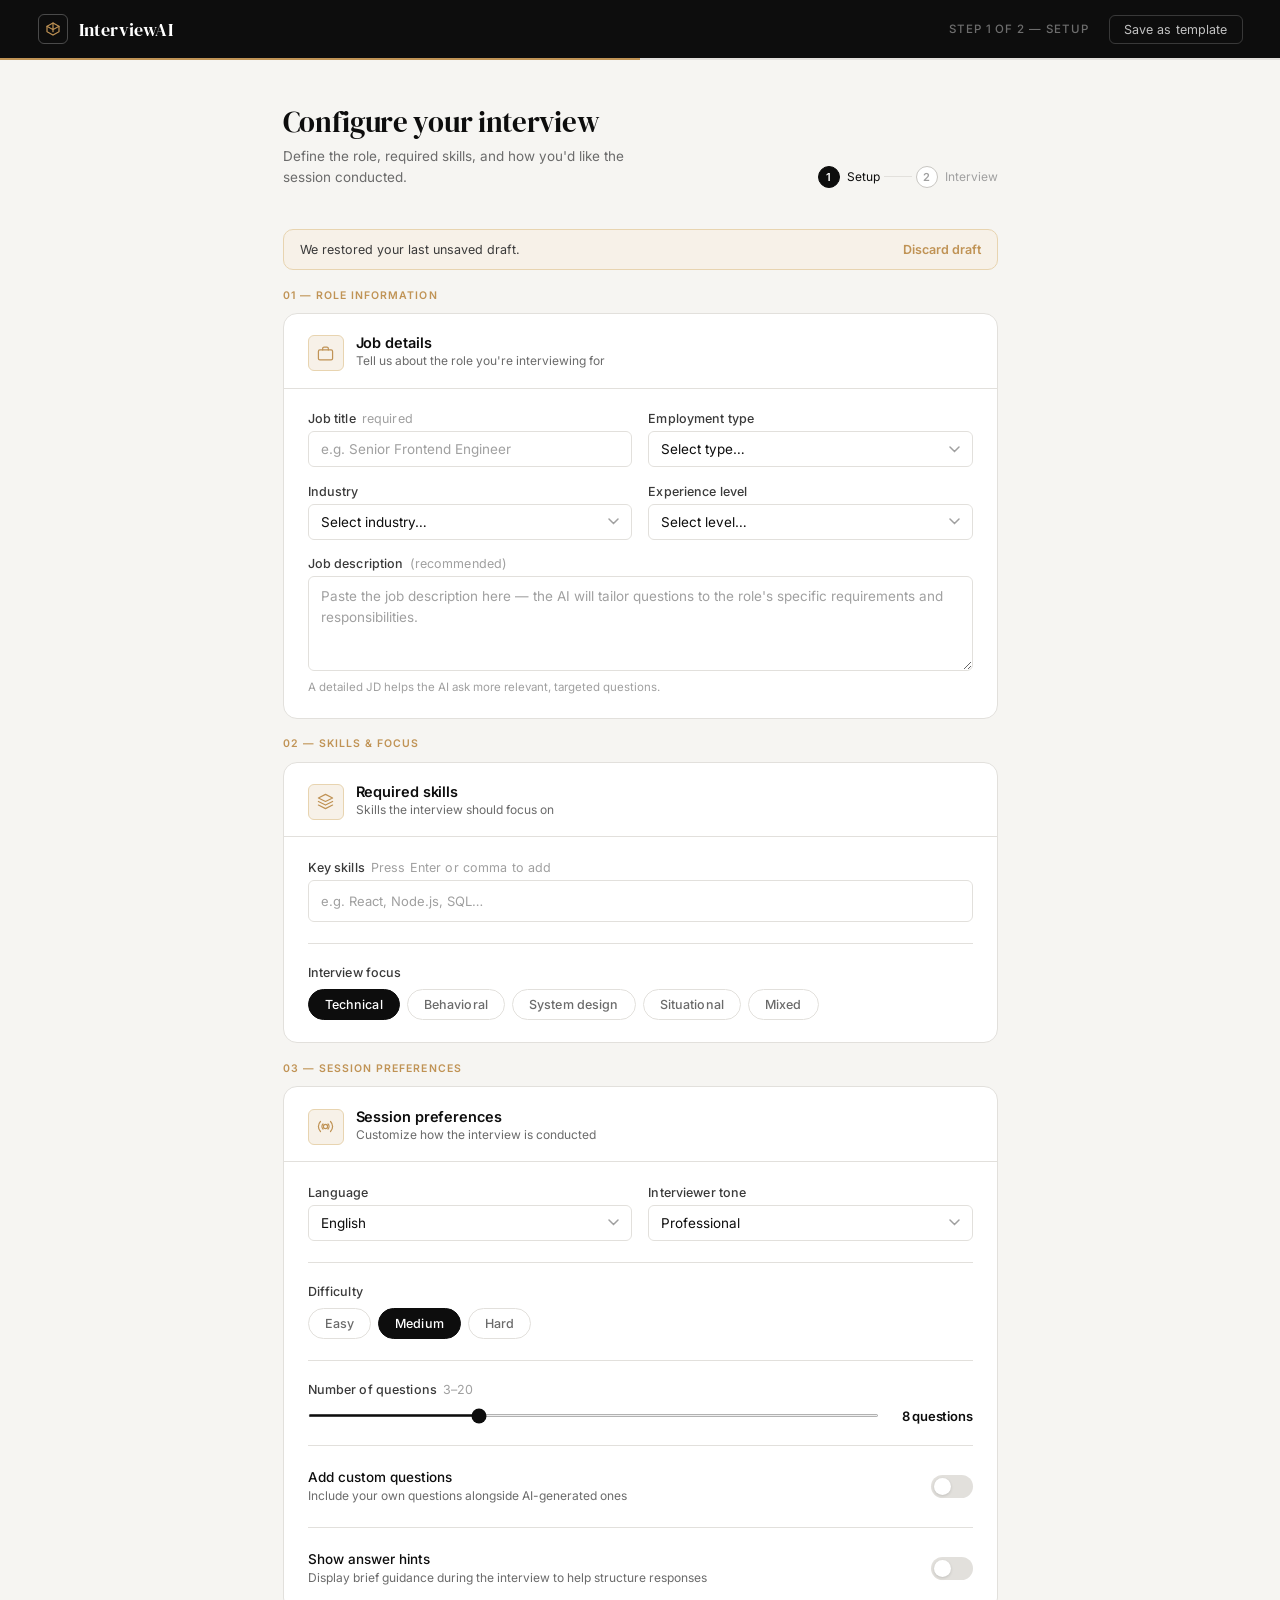
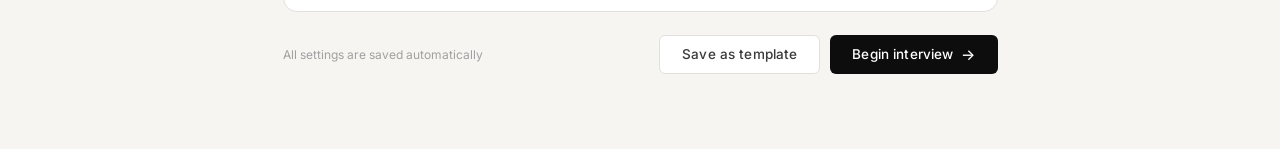
<file: templates/index.html>
<!DOCTYPE html>
<html lang="en">
<head>
<meta charset="UTF-8"/>
<meta name="viewport" content="width=device-width, initial-scale=1.0"/>
<title>InterviewAI — Setup</title>
<link rel="preconnect" href="https://fonts.googleapis.com"/>
<link rel="preconnect" href="https://fonts.gstatic.com" crossorigin/>
<link href="https://fonts.googleapis.com/css2?family=Inter:wght@300;400;500;600&family=DM+Serif+Display&display=swap" rel="stylesheet"/>
<link rel="stylesheet" href="/static/style1.css">
</head>
<body>

<header>
  <a class="logo" href="#">
    <div class="logo-mark">
      <svg viewBox="0 0 24 24"><path d="M12 3L3 8v8l9 5 9-5V8L12 3z"/><path d="M12 3v13M3 8l9 5 9-5"/></svg>
    </div>
    <span class="logo-name">InterviewAI</span>
  </a>
  <div class="header-right">
    <span class="header-step-label">Step 1 of 2 — Setup</span>
    <button class="header-save-btn" id="header-save-btn" type="button">Save as template</button>
  </div>
</header>
<div class="progress-track"><div class="progress-fill"></div></div>

<main>

  <div class="page-header">
    <div class="page-header-left">
      <h1>Configure your interview</h1>
      <p>Define the role, required skills, and how you'd like the session conducted.</p>
    </div>
    <div class="steps">
      <div class="step-item active">
        <div class="step-num">1</div>
        <span>Setup</span>
      </div>
      <div class="step-connector"></div>
      <div class="step-item">
        <div class="step-num">2</div>
        <span>Interview</span>
      </div>
      </div>
    </div>
  </div>

  <div id="draft-banner" style="display:none;background:#F7F1E8;border:1px solid #E8D4B0;border-radius:10px;padding:12px 16px;margin-bottom:1.25rem;font-size:12.5px;color:#3A3A3A;display:flex;justify-content:space-between;align-items:center;gap:12px">
    <span>We restored your last unsaved draft.</span>
    <button id="discard-draft-btn" type="button" style="background:none;border:none;color:#C09355;font-weight:600;cursor:pointer;font-size:12.5px;font-family:inherit">Discard draft</button>
  </div>

  <div id="error-banner" style="display:none;background:#FDECEC;border:1px solid #F3B4B4;border-radius:10px;padding:12px 16px;margin-bottom:1.25rem;font-size:12.5px;color:#8A2222"></div>

  <!-- Job Details -->
  <p class="section-eyebrow">01 — Role information</p>
  <div class="card">
    <div class="card-head">
      <div class="card-icon-wrap">
        <svg viewBox="0 0 24 24"><rect x="2" y="7" width="20" height="14" rx="2"/><path d="M16 7V5a2 2 0 0 0-2-2h-4a2 2 0 0 0-2 2v2"/></svg>
      </div>
      <div class="card-title-block">
        <div class="title">Job details</div>
        <div class="sub">Tell us about the role you're interviewing for</div>
      </div>
    </div>
    <div class="card-body">
      <div class="form-grid">
        <div class="field">
          <label for="job-title">Job title <span class="hint">required</span></label>
          <input type="text" id="job-title" placeholder="e.g. Senior Frontend Engineer" required/>
        </div>
        <div class="field">
          <label for="job-type">Employment type</label>
          <select id="job-type">
            <option value="">Select type…</option>
            <option>Full-time</option>
            <option>Part-time</option>
            <option>Contract</option>
            <option>Internship</option>
            <option>Freelance</option>
          </select>
        </div>
        <div class="field">
          <label for="industry">Industry</label>
          <select id="industry">
            <option value="">Select industry…</option>
            <option>Technology</option>
            <option>Finance</option>
            <option>Healthcare</option>
            <option>Education</option>
            <option>E-commerce</option>
            <option>Media &amp; Entertainment</option>
            <option>Consulting</option>
            <option>Other</option>
          </select>
        </div>
        <div class="field">
          <label for="experience">Experience level</label>
          <select id="experience">
            <option value="">Select level…</option>
            <option>Entry level (0–2 yrs)</option>
            <option>Mid level (2–5 yrs)</option>
            <option>Senior (5–8 yrs)</option>
            <option>Lead / Principal (8+ yrs)</option>
          </select>
        </div>
        <div class="field col-span-2">
          <label for="jd">Job description <span class="hint">(recommended)</span></label>
          <textarea id="jd" placeholder="Paste the job description here — the AI will tailor questions to the role's specific requirements and responsibilities."></textarea>
          <p class="field-desc">A detailed JD helps the AI ask more relevant, targeted questions.</p>
        </div>
      </div>
    </div>
  </div>

  <!-- Skills & Focus -->
  <p class="section-eyebrow">02 — Skills & focus</p>
  <div class="card">
    <div class="card-head">
      <div class="card-icon-wrap">
        <svg viewBox="0 0 24 24"><path d="M12 2L2 7l10 5 10-5-10-5z"/><path d="M2 17l10 5 10-5"/><path d="M2 12l10 5 10-5"/></svg>
      </div>
      <div class="card-title-block">
        <div class="title">Required skills</div>
        <div class="sub">Skills the interview should focus on</div>
      </div>
    </div>
    <div class="card-body">
      <div class="field">
        <label>Key skills <span class="hint">Press Enter or comma to add</span></label>
        <div class="skills-wrap" id="skills-wrap">
          <input type="text" id="skill-input" placeholder="e.g. React, Node.js, SQL…"/>
        </div>
      </div>

      <div class="divider"></div>

      <div class="field">
        <label>Interview focus</label>
        <div class="pill-group" id="focus-pills">
          <button class="pill selected" type="button" data-val="technical">Technical</button>
          <button class="pill" type="button" data-val="behavioral">Behavioral</button>
          <button class="pill" type="button" data-val="system-design">System design</button>
          <button class="pill" type="button" data-val="situational">Situational</button>
          <button class="pill" type="button" data-val="mixed">Mixed</button>
        </div>
      </div>
    </div>
  </div>

  <!-- Preferences -->
  <p class="section-eyebrow">03 — Session preferences</p>
  <div class="card">
    <div class="card-head">
      <div class="card-icon-wrap">
        <svg viewBox="0 0 24 24"><circle cx="12" cy="12" r="3"/><path d="M19.07 4.93a10 10 0 0 1 0 14.14M4.93 4.93a10 10 0 0 0 0 14.14"/><path d="M15.54 8.46a5 5 0 0 1 0 7.07M8.46 8.46a5 5 0 0 0 0 7.07"/></svg>
      </div>
      <div class="card-title-block">
        <div class="title">Session preferences</div>
        <div class="sub">Customize how the interview is conducted</div>
      </div>
    </div>
    <div class="card-body">
      <div class="form-grid">
        <div class="field">
          <label for="language">Language</label>
          <select id="language">
            <option value="en">English</option>
            <option value="hi">Hindi</option>
            <option value="te">Telugu</option>
            <option value="ta">Tamil</option>
            <option value="fr">French</option>
            <option value="de">German</option>
            <option value="es">Spanish</option>
            <option value="zh">Chinese (Mandarin)</option>
            <option value="ja">Japanese</option>
            <option value="ar">Arabic</option>
          </select>
        </div>
        <div class="field">
          <label for="tone">Interviewer tone</label>
          <select id="tone">
            <option>Professional</option>
            <option>Friendly</option>
            <option>Strict</option>
            <option>Conversational</option>
          </select>
        </div>
      </div>

      <div class="divider"></div>

      <div class="field">
        <label>Difficulty</label>
        <div class="pill-group" id="diff-pills">
          <button class="pill" type="button" data-val="easy">Easy</button>
          <button class="pill selected" type="button" data-val="medium">Medium</button>
          <button class="pill" type="button" data-val="hard">Hard</button>
        </div>
      </div>

      <div class="divider"></div>

      <div class="field">
        <label>Number of questions <span class="hint">3–20</span></label>
        <div class="slider-row">
          <input type="range" min="3" max="20" value="8" id="q-count" step="1"/>
          <span class="slider-val" id="q-count-val">8 questions</span>
        </div>
      </div>

      <div class="divider"></div>

      <div class="toggle-row">
        <div class="toggle-info">
          <div class="tl">Add custom questions</div>
          <div class="td">Include your own questions alongside AI-generated ones</div>
        </div>
        <label class="toggle">
          <input type="checkbox" id="custom-q-toggle"/>
          <span class="t-slider"></span>
        </label>
      </div>

      <div class="collapse" id="custom-q-area">
        <div class="field">
          <label for="custom-questions">Your questions <span class="hint">One per line</span></label>
          <textarea id="custom-questions" style="min-height:115px" placeholder="Tell me about a challenging project you've worked on.&#10;How do you handle tight deadlines?&#10;Describe your experience with cloud platforms."></textarea>
        </div>
      </div>

      <div class="divider"></div>

      <div class="toggle-row">
        <div class="toggle-info">
          <div class="tl">Show answer hints</div>
          <div class="td">Display brief guidance during the interview to help structure responses</div>
        </div>
        <label class="toggle">
          <input type="checkbox" id="show-hints-toggle"/>
          <span class="t-slider"></span>
        </label>
      </div>
    </div>
  </div>

  <div class="action-bar">
    <span class="action-hint" id="action-hint">All settings are saved automatically</span>
    <div class="action-buttons">
      <button class="btn btn-ghost" id="save-template-btn" type="button">Save as template</button>
      <button class="btn btn-primary" id="begin-btn" type="button">
        <span id="begin-btn-label">Begin interview</span> <span class="arrow" id="begin-btn-arrow">→</span>
      </button>
    </div>
  </div>

</main>

<script src="/static/script.js"></script>
</body>
</html>
</file>
<file: static/style1.css>
*,*::before,*::after{box-sizing:border-box;margin:0;padding:0}

:root{
  --ink:#0D0D0D;
  --ink-2:#3A3A3A;
  --ink-3:#6B6B6B;
  --ink-4:#A0A0A0;
  --canvas:#F6F5F2;
  --surface:#FFFFFF;
  --surface-2:#F2F1EE;
  --border:#E2E0DC;
  --border-2:#C8C6C2;
  --accent:#1A1A1A;
  --accent-gold:#C09355;
  --accent-gold-pale:#F7F1E8;
  --accent-gold-mid:#E8D4B0;
  --radius:10px;
  --radius-sm:6px;
  --radius-lg:14px;
  --font-body:'Inter',system-ui,sans-serif;
  --font-display:'DM Serif Display',Georgia,serif;
  --transition:0.18s cubic-bezier(0.4,0,0.2,1);
}

html{font-size:15px}
body{
  font-family:var(--font-body);
  background:var(--canvas);
  color:var(--ink);
  min-height:100vh;
  -webkit-font-smoothing:antialiased;
}

/* ── Header ── */
header{
  background:var(--ink);
  height:58px;
  display:flex;
  align-items:center;
  justify-content:space-between;
  padding:0 2.5rem;
  position:sticky;
  top:0;
  z-index:100;
}

.logo{
  display:flex;
  align-items:center;
  gap:11px;
  text-decoration:none;
}

.logo-mark{
  width:30px;
  height:30px;
  border:1.5px solid rgba(255,255,255,0.25);
  border-radius:var(--radius-sm);
  display:flex;
  align-items:center;
  justify-content:center;
}

.logo-mark svg{width:16px;height:16px;stroke:var(--accent-gold);fill:none;stroke-width:1.8;stroke-linecap:round}

.logo-name{
  font-family:var(--font-display);
  font-size:18px;
  color:#fff;
  letter-spacing:0.2px;
}

.header-right{
  display:flex;
  align-items:center;
  gap:20px;
}

.header-step-label{
  font-size:11.5px;
  letter-spacing:0.08em;
  text-transform:uppercase;
  color:rgba(255,255,255,0.4);
  font-weight:500;
}

.header-save-btn{
  background:none;
  border:1px solid rgba(255,255,255,0.18);
  color:rgba(255,255,255,0.75);
  padding:6px 14px;
  border-radius:var(--radius-sm);
  font-size:12.5px;
  font-family:var(--font-body);
  cursor:pointer;
  transition:var(--transition);
  letter-spacing:0.01em;
}

.header-save-btn:hover{background:rgba(255,255,255,0.07);color:#fff}

/* ── Progress bar ── */
.progress-track{
  height:2px;
  background:var(--border);
  position:relative;
}
.progress-fill{
  height:100%;
  width:50%;
  background:var(--accent-gold);
  transition:width 0.5s ease;
}

/* ── Main ── */
main{
  max-width:760px;
  margin:0 auto;
  padding:3rem 1.5rem 5rem;
}

/* ── Page header ── */
.page-header{
  margin-bottom:2.75rem;
  display:flex;
  align-items:flex-end;
  justify-content:space-between;
  gap:1rem;
}

.page-header-left h1{
  font-family:var(--font-display);
  font-size:29px;
  color:var(--ink);
  font-weight:400;
  letter-spacing:-0.3px;
  line-height:1.2;
  margin-bottom:6px;
}

.page-header-left p{
  font-size:13.5px;
  color:var(--ink-3);
  line-height:1.55;
  max-width:360px;
}

/* Step breadcrumbs */
.steps{
  display:flex;
  align-items:center;
  gap:0;
  flex-shrink:0;
}

.step-item{
  display:flex;
  align-items:center;
  gap:7px;
  font-size:12px;
  color:var(--ink-4);
  white-space:nowrap;
}

.step-item.active{color:var(--ink)}

.step-num{
  width:22px;
  height:22px;
  border-radius:50%;
  border:1.5px solid var(--border-2);
  display:flex;
  align-items:center;
  justify-content:center;
  font-size:11px;
  font-weight:600;
  color:var(--ink-4);
  background:var(--surface);
}

.step-item.active .step-num{
  background:var(--ink);
  border-color:var(--ink);
  color:#fff;
}

.step-item.done .step-num{
  background:var(--accent-gold);
  border-color:var(--accent-gold);
  color:#fff;
}

.step-connector{
  width:28px;
  height:1px;
  background:var(--border);
  margin:0 4px;
}

/* ── Section label ── */
.section-eyebrow{
  font-size:10.5px;
  font-weight:600;
  letter-spacing:0.1em;
  text-transform:uppercase;
  color:var(--accent-gold);
  margin-bottom:0.75rem;
}

/* ── Cards ── */
.card{
  background:var(--surface);
  border:1px solid var(--border);
  border-radius:var(--radius-lg);
  overflow:hidden;
  margin-bottom:1.25rem;
}

.card-head{
  padding:1.35rem 1.6rem 1.1rem;
  border-bottom:1px solid var(--border);
  display:flex;
  align-items:flex-start;
  gap:12px;
}

.card-icon-wrap{
  width:36px;
  height:36px;
  background:var(--accent-gold-pale);
  border:1px solid var(--accent-gold-mid);
  border-radius:var(--radius-sm);
  display:flex;
  align-items:center;
  justify-content:center;
  flex-shrink:0;
  margin-top:1px;
}

.card-icon-wrap svg{
  width:17px;height:17px;
  stroke:var(--accent-gold);
  fill:none;
  stroke-width:1.75;
  stroke-linecap:round;
  stroke-linejoin:round;
}

.card-title-block .title{
  font-size:14.5px;
  font-weight:600;
  color:var(--ink);
  letter-spacing:-0.1px;
}

.card-title-block .sub{
  font-size:12px;
  color:var(--ink-3);
  margin-top:2px;
}

.card-body{padding:1.5rem 1.6rem}

/* ── Grid ── */
.form-grid{
  display:grid;
  grid-template-columns:1fr 1fr;
  gap:1.1rem;
}

.col-span-2{grid-column:1/-1}

/* ── Form controls ── */
.field{display:flex;flex-direction:column;gap:5px}

.field label{
  font-size:12.5px;
  font-weight:500;
  color:var(--ink-2);
  letter-spacing:0.01em;
}

.field label .hint{
  font-weight:400;
  color:var(--ink-4);
  margin-left:3px;
}

.field input,
.field select,
.field textarea{
  width:100%;
  background:var(--surface);
  border:1px solid var(--border);
  border-radius:var(--radius-sm);
  padding:9px 12px;
  font-size:13.5px;
  font-family:var(--font-body);
  color:var(--ink);
  outline:none;
  transition:border-color var(--transition),box-shadow var(--transition);
  appearance:none;
  -webkit-appearance:none;
}

.field input::placeholder,
.field textarea::placeholder{color:var(--ink-4)}

.field input:hover,
.field select:hover,
.field textarea:hover{border-color:var(--border-2)}

.field input:focus,
.field select:focus,
.field textarea:focus{
  border-color:var(--accent-gold);
  box-shadow:0 0 0 3px rgba(192,147,85,0.12);
}

.field select{
  background-image:url("data:image/svg+xml,%3Csvg xmlns='http://www.w3.org/2000/svg' width='11' height='7' viewBox='0 0 11 7'%3E%3Cpath d='M1 1l4.5 4.5L10 1' stroke='%23A0A0A0' stroke-width='1.5' fill='none' stroke-linecap='round'/%3E%3C/svg%3E");
  background-repeat:no-repeat;
  background-position:right 12px center;
  padding-right:32px;
  cursor:pointer;
}

.field textarea{
  resize:vertical;
  min-height:95px;
  line-height:1.55;
}

/* ── Divider ── */
.divider{
  height:1px;
  background:var(--border);
  margin:1.4rem 0;
}

/* ── Skills tag input ── */
.skills-wrap{
  border:1px solid var(--border);
  border-radius:var(--radius-sm);
  padding:7px 9px;
  display:flex;
  flex-wrap:wrap;
  gap:6px;
  min-height:42px;
  cursor:text;
  transition:border-color var(--transition),box-shadow var(--transition);
  background:var(--surface);
}

.skills-wrap:hover{border-color:var(--border-2)}

.skills-wrap:focus-within{
  border-color:var(--accent-gold);
  box-shadow:0 0 0 3px rgba(192,147,85,0.12);
}

.skill-tag{
  display:inline-flex;
  align-items:center;
  gap:5px;
  background:var(--accent-gold-pale);
  color:var(--ink-2);
  border:1px solid var(--accent-gold-mid);
  border-radius:20px;
  padding:3px 9px;
  font-size:12px;
  font-weight:500;
  letter-spacing:0.01em;
}

.skill-tag button{
  background:none;
  border:none;
  color:var(--ink-4);
  cursor:pointer;
  font-size:15px;
  line-height:1;
  padding:0;
  display:flex;
  align-items:center;
  transition:color var(--transition);
}

.skill-tag button:hover{color:var(--ink)}

.skills-wrap input{
  border:none;
  padding:2px 3px;
  font-size:13px;
  font-family:var(--font-body);
  color:var(--ink);
  min-width:110px;
  flex:1;
  outline:none;
  box-shadow:none;
  background:transparent;
}

/* ── Pill groups ── */
.pill-group{
  display:flex;
  gap:7px;
  flex-wrap:wrap;
  margin-top:4px;
}

.pill{
  padding:7px 16px;
  border-radius:20px;
  border:1px solid var(--border);
  font-size:12.5px;
  font-weight:500;
  font-family:var(--font-body);
  cursor:pointer;
  background:var(--surface);
  color:var(--ink-3);
  transition:all var(--transition);
  letter-spacing:0.01em;
}

.pill:hover{
  border-color:var(--border-2);
  color:var(--ink);
}

.pill.selected{
  background:var(--ink);
  border-color:var(--ink);
  color:#fff;
}

/* ── Range slider ── */
.slider-row{
  display:flex;
  align-items:center;
  gap:14px;
  margin-top:6px;
}

.slider-row input[type="range"]{
  flex:1;
  height:3px;
  accent-color:var(--ink);
  cursor:pointer;
  border:none;
  padding:0;
  background:none;
  box-shadow:none;
  appearance:auto;
  -webkit-appearance:auto;
}

.slider-val{
  font-size:13px;
  font-weight:600;
  color:var(--ink);
  min-width:80px;
  text-align:right;
  letter-spacing:-0.2px;
}

/* ── Toggle ── */
.toggle-row{
  display:flex;
  align-items:center;
  justify-content:space-between;
  gap:1rem;
  padding:2px 0;
}

.toggle-info .tl{font-size:13.5px;font-weight:500;color:var(--ink)}
.toggle-info .td{font-size:12px;color:var(--ink-3);margin-top:2px;line-height:1.45}

.toggle{
  position:relative;
  width:42px;
  height:23px;
  flex-shrink:0;
}

.toggle input{opacity:0;width:0;height:0;position:absolute}

.t-slider{
  position:absolute;
  inset:0;
  background:var(--border);
  border-radius:12px;
  cursor:pointer;
  transition:0.2s;
}

.t-slider::after{
  content:'';
  position:absolute;
  width:17px;height:17px;
  left:3px;top:3px;
  background:#fff;
  border-radius:50%;
  transition:0.2s;
  box-shadow:0 1px 3px rgba(0,0,0,0.15);
}

.toggle input:checked + .t-slider{background:var(--ink)}
.toggle input:checked + .t-slider::after{transform:translateX(19px)}

/* ── Collapsible area ── */
.collapse{display:none;margin-top:1.1rem}
.collapse.open{display:block}

/* ── Action bar ── */
.action-bar{
  display:flex;
  align-items:center;
  justify-content:space-between;
  margin-top:0.75rem;
  padding-top:0.25rem;
}

.action-hint{
  font-size:12px;
  color:var(--ink-4);
}

.action-buttons{
  display:flex;
  gap:10px;
}

.btn{
  padding:10px 22px;
  border-radius:var(--radius-sm);
  font-size:13.5px;
  font-weight:500;
  font-family:var(--font-body);
  cursor:pointer;
  border:none;
  display:inline-flex;
  align-items:center;
  gap:8px;
  text-decoration:none;
  transition:all var(--transition);
  letter-spacing:0.01em;
}

.btn-ghost{
  background:var(--surface);
  color:var(--ink-2);
  border:1px solid var(--border);
}

.btn-ghost:hover{
  background:var(--surface-2);
  border-color:var(--border-2);
  color:var(--ink);
}

.btn-primary{
  background:var(--ink);
  color:#fff;
  position:relative;
  overflow:hidden;
}

.btn-primary::after{
  content:'';
  position:absolute;
  inset:0;
  background:rgba(255,255,255,0);
  transition:background var(--transition);
}

.btn-primary:hover::after{background:rgba(255,255,255,0.06)}

.btn-primary:active{transform:scale(0.98)}

.btn-primary .arrow{
  display:inline-block;
  transition:transform var(--transition);
  font-size:15px;
}

.btn-primary:hover .arrow{transform:translateX(3px)}

/* ── Subtle field description ── */
.field-desc{
  font-size:11.5px;
  color:var(--ink-4);
  margin-top:3px;
  line-height:1.4;
}

/* ── Responsive ── */
@media(max-width:620px){
  .form-grid{grid-template-columns:1fr}
  .col-span-2{grid-column:1/-1}
  main{padding:2rem 1rem 4rem}
  .card-body{padding:1.25rem}
  .card-head{padding:1.1rem 1.25rem}
  .page-header{flex-direction:column;align-items:flex-start}
  header{padding:0 1.25rem}
  .action-bar{flex-direction:column;align-items:flex-end;gap:12px}
}
</file>
